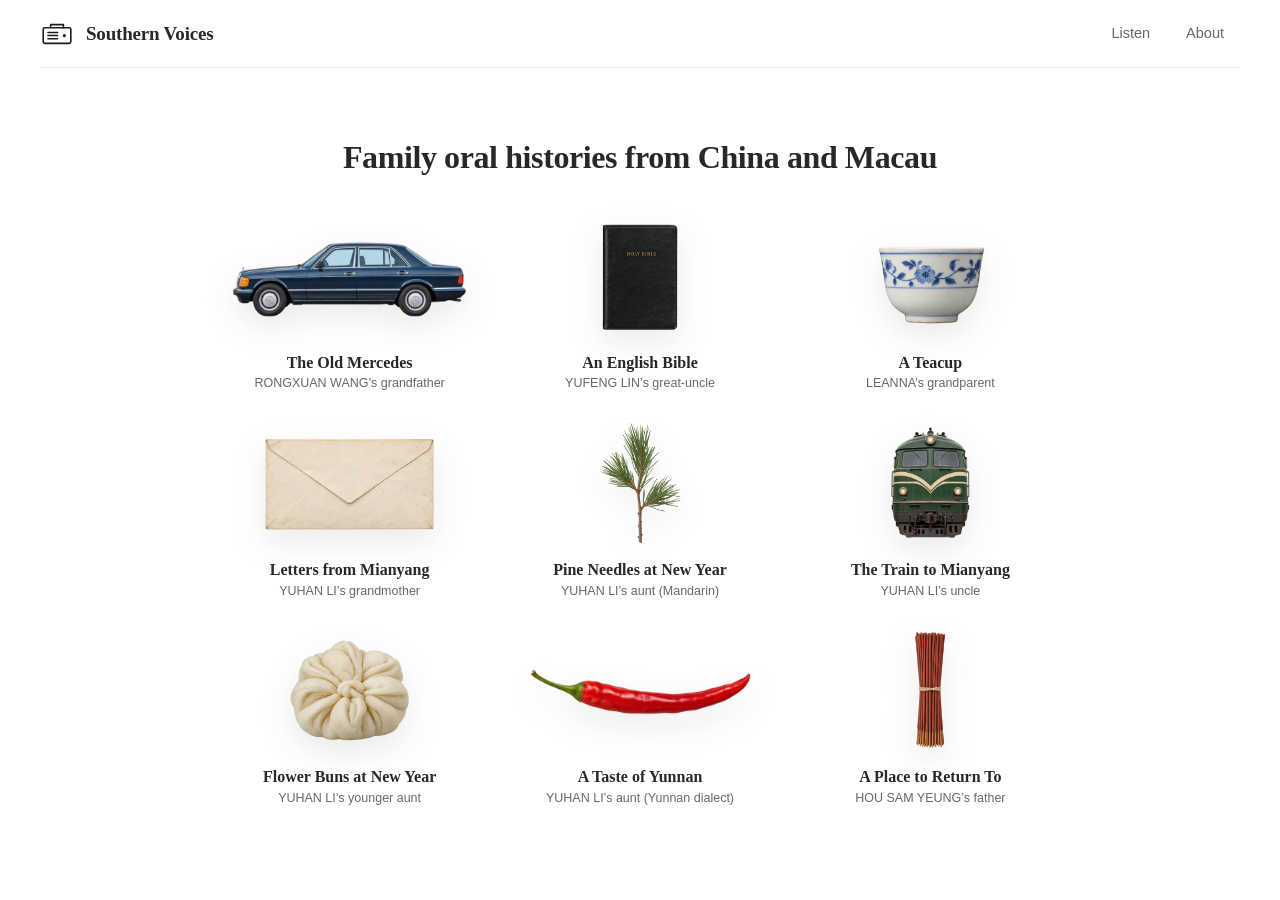
<file: index.html>
<!doctype html>
<html lang="en">
<head>
  <meta charset="utf-8">
  <meta name="viewport" content="width=device-width,initial-scale=1">
  <meta name="description" content="Family oral histories from China and Macau, with full recordings, English stories and bilingual scripts.">
  <meta name="robots" content="noindex, nofollow">
  <meta name="theme-color" content="#ffffff">
  <link rel="icon" type="image/svg+xml" href="assets/radio-logo.svg">
  <title>Southern Voices</title>
  <link rel="stylesheet" href="assets/site.css?v=d889b276959a">
  <link rel="stylesheet" href="assets/cabinet.css?v=81dedc9e1c36">
  <script src="assets/content.js?v=f06aeb48970c" defer></script>
  <script src="assets/interviews/yufeng-great-uncle/interview.js?v=aacdf5d113ce" defer></script>
  <script src="assets/interviews/leanna-grandparent/interview.js?v=b8d1abe23f21" defer></script>
  <script src="assets/interviews/yuhan-grandmother/interview.js?v=a2b685f63117" defer></script>
  <script src="assets/interviews/yuhan-aunt-mandarin/interview.js?v=579fe3e6ba23" defer></script>
  <script src="assets/interviews/yuhan-uncle/interview.js?v=771174d96043" defer></script>
  <script src="assets/interviews/yuhan-younger-aunt/interview.js?v=a37359d562d2" defer></script>
  <script src="assets/interviews/yuhan-aunt-yunnan/interview.js?v=2d50e676a156" defer></script>
  <script src="assets/interviews/yhsam-father/interview.js?v=69e2f4a92301" defer></script>
  <script src="assets/reading-editions.js?v=e7cb82841e49" defer></script>
  <script src="assets/web-artwork.js?v=2b75e78d5f6b" defer></script>
  <script src="assets/web-audio.js?v=5e1ffba15c26" defer></script>
  <script src="assets/collection.js?v=ec2447880f34" defer></script>
  <script src="assets/landing.js?v=669e5fcd2f73" defer></script>
</head>
<body class="home-page">
  <header class="site-header">
    <a class="home-logo" href="./" aria-label="Southern Voices home">
      <img src="assets/radio-logo.svg" width="34" height="26" alt="">
      <span class="wordmark">Southern Voices</span>
    </a>
    <nav class="top-nav" aria-label="Main navigation">
      <a href="listen.html" data-nav="listen">Listen</a>
      <a href="listen.html?view=about" data-nav="about">About</a>
    </nav>
  </header>
  <main class="radio-wall" id="main">
    <h1 class="home-title">Family oral histories from China and Macau</h1>
    <div id="radios" class="radio-wall-objects"></div>
  </main>
</body>
</html>
</file>
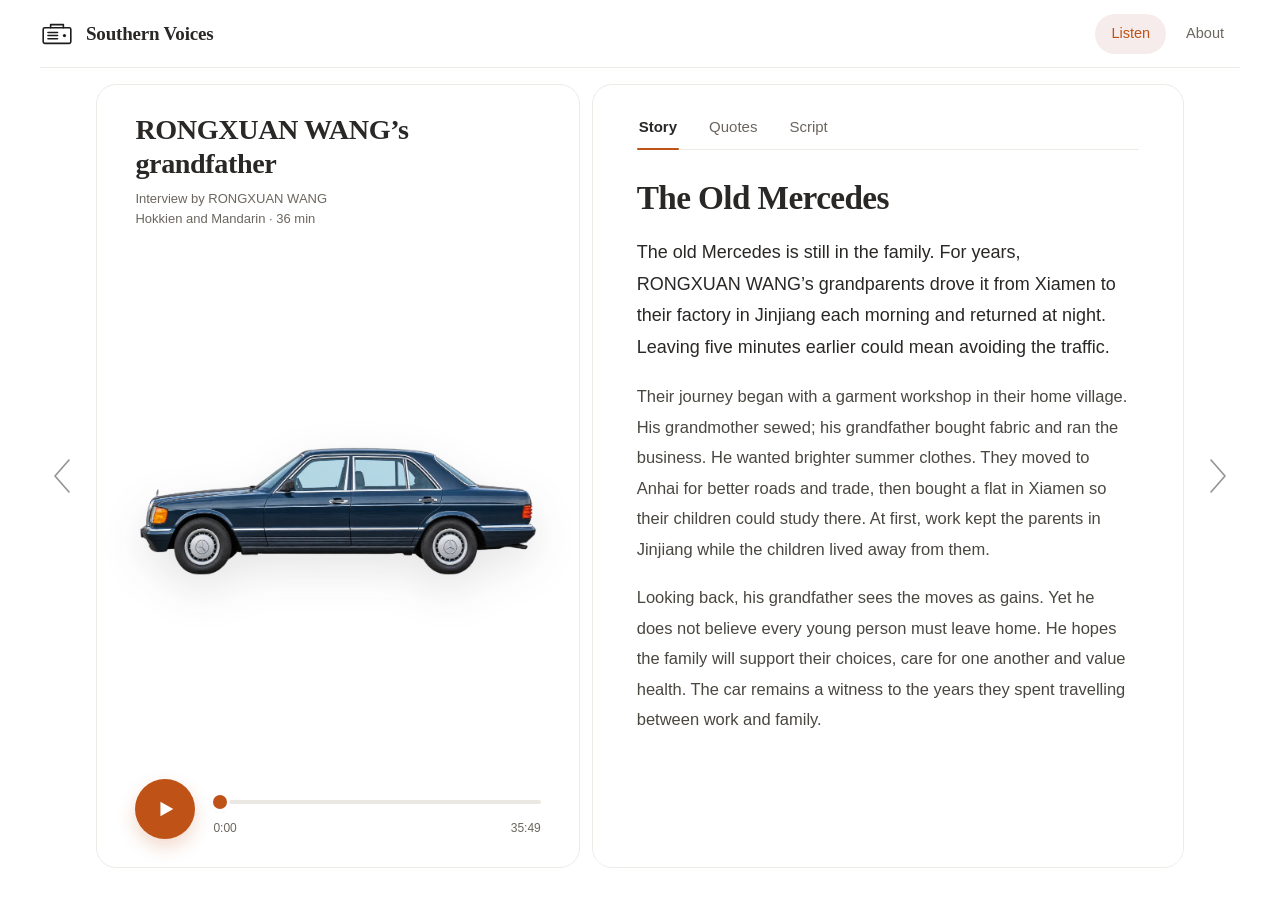
<file: listen.html>
<!doctype html>
<html lang="en">
<head>
  <meta charset="utf-8">
  <meta name="viewport" content="width=device-width,initial-scale=1">
  <meta name="robots" content="noindex,nofollow">
  <meta name="description" content="Family journeys, in their own voices.">
  <title>Listen — Southern Voices</title>
  <link rel="icon" type="image/svg+xml" href="assets/radio-logo.svg">
  <link rel="stylesheet" href="assets/site.css?v=d889b276959a">
  <link rel="stylesheet" href="assets/studio.css?v=b3d0b513ace0">
  <script src="assets/content.js?v=f06aeb48970c" defer></script>
  <script src="assets/interviews/yufeng-great-uncle/interview.js?v=aacdf5d113ce" defer></script>
  <script src="assets/interviews/leanna-grandparent/interview.js?v=b8d1abe23f21" defer></script>
  <script src="assets/interviews/yuhan-grandmother/interview.js?v=a2b685f63117" defer></script>
  <script src="assets/interviews/yuhan-aunt-mandarin/interview.js?v=579fe3e6ba23" defer></script>
  <script src="assets/interviews/yuhan-uncle/interview.js?v=771174d96043" defer></script>
  <script src="assets/interviews/yuhan-younger-aunt/interview.js?v=a37359d562d2" defer></script>
  <script src="assets/interviews/yuhan-aunt-yunnan/interview.js?v=2d50e676a156" defer></script>
  <script src="assets/interviews/yhsam-father/interview.js?v=69e2f4a92301" defer></script>
  <script src="assets/reading-editions.js?v=e7cb82841e49" defer></script>
  <script src="assets/photos.js?v=9cd7c44532ad" defer></script>
  <script src="assets/web-artwork.js?v=2b75e78d5f6b" defer></script>
  <script src="assets/web-audio.js?v=5e1ffba15c26" defer></script>
  <script src="assets/collection.js?v=ec2447880f34" defer></script>
  <script src="assets/studio.js?v=1fde30b09efc" defer></script>
</head>
<body class="studio-page">
  <header class="site-header">
    <a class="home-logo" href="./" aria-label="Southern Voices home">
      <img src="assets/radio-logo.svg" alt="" width="34" height="26">
      <span class="wordmark">Southern Voices</span>
    </a>
    <nav class="top-nav" aria-label="Main navigation">
      <a href="listen.html" data-nav="listen" aria-current="page">Listen</a>
      <a href="listen.html?view=about" data-nav="about">About</a>
    </nav>
  </header>
  <main id="main">
    <section id="listen-view" class="view listen-layout" aria-label="Interview">
      <button class="interview-arrow interview-arrow--previous desktop-interview-arrow" type="button" data-interview-direction="-1" aria-label="Previous interview">
        <svg viewBox="0 0 24 40" aria-hidden="true"><path d="M19 4 5 20 19 36"></path></svg>
      </button>
      <div class="listening-side">
        <div class="session-heading">
          <h1 id="recording-title" tabindex="-1">RONGXUAN WANG’s grandfather</h1>
          <div id="recording-meta" class="recording-meta"></div>
        </div>
        <div class="radio-panel">
          <button class="interview-arrow interview-arrow--previous mobile-interview-arrow" type="button" data-interview-direction="-1" aria-label="Previous interview">
            <svg viewBox="0 0 24 40" aria-hidden="true"><path d="M19 4 5 20 19 36"></path></svg>
          </button>
          <img id="selected-radio" alt="" width="1659" height="948">
          <button class="interview-arrow interview-arrow--next mobile-interview-arrow" type="button" data-interview-direction="1" aria-label="Next interview">
            <svg viewBox="0 0 24 40" aria-hidden="true"><path d="M5 4 19 20 5 36"></path></svg>
          </button>
        </div>
        <div id="session-player"></div>
      </div>
      <div class="reading-side">
        <div class="reader-tabs" role="tablist" aria-label="Read interview">
          <button id="story-tab" type="button" role="tab" aria-controls="story-reader" aria-selected="true">Story</button>
          <button id="quotes-tab" type="button" role="tab" aria-controls="quotes-reader" aria-selected="false" tabindex="-1">Quotes</button>
          <button id="script-tab" type="button" role="tab" aria-controls="script-reader" aria-selected="false" tabindex="-1">Script</button>
        </div>
        <article id="story-reader" class="reader-scroll" tabindex="0" role="tabpanel" aria-labelledby="story-tab">
          <div id="story-content" class="story-content"></div>
        </article>
        <article id="quotes-reader" class="reader-scroll" tabindex="0" role="tabpanel" aria-labelledby="quotes-tab" hidden>
          <div id="quotes-content" class="quotes-content"></div>
        </article>
        <article id="script-reader" class="reader-scroll" tabindex="0" role="tabpanel" aria-labelledby="script-tab" hidden>
          <div id="script-content" class="script-content"></div>
        </article>
      </div>
      <button class="interview-arrow interview-arrow--next desktop-interview-arrow" type="button" data-interview-direction="1" aria-label="Next interview">
        <svg viewBox="0 0 24 40" aria-hidden="true"><path d="M5 4 19 20 5 36"></path></svg>
      </button>
    </section>
    <section id="about-view" class="view editorial" hidden>
      <h1>About</h1>
      <div id="about-credits" class="about-credits"></div>
    </section>
    <div id="continuing-player"></div>
  </main>
  <div id="transport" class="transport" aria-label="Audio player">
    <button id="transport-title" class="transport-title" type="button">RONGXUAN WANG’s grandfather</button>
    <div class="playback-row">
      <button id="play" type="button" disabled aria-label="Play">
        <svg viewBox="0 0 24 24" aria-hidden="true"><path id="play-icon" d="M7 4 21 12 7 20Z"></path></svg>
        <span id="play-label" class="visually-hidden">Play</span>
      </button>
      <div class="timeline">
        <input id="seek" type="range" min="0" max="0" step="0.1" value="0" disabled aria-label="Playback position">
        <div class="timeline-times"><time id="elapsed">0:00</time><time id="duration">0:00</time></div>
      </div>
    </div>
    <span id="audio-status" role="status"></span>
  </div>
  <audio id="audio" preload="none"></audio>
</body>
</html>
</file>
<file: assets/site.css>
* {
  box-sizing: border-box;
}

[hidden] {
  display: none !important;
}

/*
  Warm neutral ink on pure white, one accent (the orange used on the
  project lead's personal site) for links, the play button and the
  current section. Every page and panel background stays #FFFFFF.
*/
:root {
  --header-height: 68px;
  --page-gutter: 32px;
  --header-space: 8px;
  --radius-control: 999px;
  --radius-panel: 20px;
  --maxw: 1200px;

  --paper: #ffffff;
  --ink: #2a2826;
  --ink-soft: #4a4640;
  --muted: #6b665f;
  --faint: #8a857d;
  --line: #eeebe6;
  --line-strong: #dedad3;
  --hover: #f7f5f2;
  --accent: #bf5317;
  --accent-hover: #a54612;
  --accent-soft: #f6eceb;
  --twilight: #66728a;

  /* Older names still read by the player and reader styles. */
  --blue: var(--ink);
  --nav-border: var(--line);

  --sans: -apple-system, BlinkMacSystemFont, "Helvetica Neue", "Segoe UI", Arial, "PingFang SC", "Microsoft YaHei", sans-serif;
  --serif: "Iowan Old Style", "Palatino Linotype", Palatino, "Book Antiqua", Georgia, "Songti SC", "STSong", serif;
}

html {
  background: #ffffff;
  -webkit-font-smoothing: antialiased;
  -moz-osx-font-smoothing: grayscale;
  -webkit-text-size-adjust: 100%;
}

body {
  margin: 0;
  background: var(--paper);
  color: var(--ink);
  font: 15px/1.7 var(--sans);
}

::selection {
  background: var(--accent-soft);
}

button,
input {
  font: inherit;
}

button,
a {
  -webkit-tap-highlight-color: transparent;
}

button {
  color: inherit;
}

button:disabled {
  cursor: default;
  opacity: 0.42;
}

a {
  color: inherit;
}

button:focus-visible,
a:focus-visible,
input:focus-visible,
[tabindex]:focus-visible {
  outline: 2px solid var(--accent);
  outline-offset: 3px;
}

/* ---------- Header ---------- */

.site-header {
  position: relative;
  z-index: 20;
  display: flex;
  align-items: center;
  justify-content: space-between;
  gap: 16px;
  width: calc(100% - var(--page-gutter) * 2);
  max-width: var(--maxw);
  height: var(--header-height);
  margin: 0 auto var(--header-space);
  border-bottom: 1px solid var(--line);
}

.home-logo {
  display: inline-flex;
  align-items: center;
  gap: 12px;
  min-height: 44px;
  color: var(--ink);
  text-decoration: none;
}

.home-logo img {
  display: block;
  width: 34px;
  height: 26px;
  object-fit: contain;
}

.wordmark {
  font-family: var(--serif);
  font-size: 19px;
  font-weight: 600;
  letter-spacing: -0.2px;
  line-height: 1;
  white-space: nowrap;
}

.top-nav {
  display: flex;
  align-items: center;
  gap: 4px;
}

.top-nav a {
  display: inline-flex;
  align-items: center;
  min-height: 40px;
  padding: 0 16px;
  border-radius: var(--radius-control);
  color: var(--muted);
  font-size: 14.5px;
  font-weight: 500;
  text-decoration: none;
  transition: background 0.18s ease, color 0.18s ease;
}

.top-nav a:hover {
  color: var(--ink);
  background: var(--hover);
}

.top-nav a[aria-current] {
  color: var(--accent);
  background: var(--accent-soft);
}

@media (max-width: 700px) {
  :root {
    --header-height: 60px;
    --page-gutter: 16px;
    --header-space: 4px;
    --radius-panel: 18px;
  }

  .home-logo {
    gap: 10px;
  }

  .home-logo img {
    width: 30px;
    height: 23px;
  }

  .wordmark {
    font-size: 17px;
  }

  .top-nav a {
    padding: 0 12px;
    font-size: 14px;
  }
}

@media (max-width: 360px) {
  .wordmark {
    font-size: 15.5px;
  }

  .top-nav a {
    padding: 0 10px;
  }
}

@media (prefers-reduced-motion: reduce) {
  .top-nav a {
    transition: none;
  }
}
</file>
<file: assets/cabinet.css>
/* Home: one line of text, then the objects on white. Fits one screen on desktop. */

.home-page {
  min-height: 100svh;
  display: flex;
  flex-direction: column;
  background: #ffffff;
}

.home-page .site-header {
  flex-shrink: 0;
}

.radio-wall {
  flex: 1;
  display: flex;
  flex-direction: column;
  align-items: center;
  justify-content: center;
  width: calc(100% - var(--page-gutter) * 2);
  max-width: var(--maxw);
  margin: 0 auto;
  padding: 24px 0 56px;
}

.home-title {
  margin: 0 0 clamp(28px, 4vh, 48px);
  color: var(--ink);
  font-family: var(--serif);
  font-size: clamp(24px, 2.6vw, 32px);
  font-weight: 600;
  line-height: 1.25;
  letter-spacing: -0.4px;
  text-align: center;
}

.radio-wall-objects {
  width: 100%;
}

.radio-collection {
  display: grid;
  grid-template-columns: repeat(3, minmax(0, 1fr));
  gap: clamp(20px, 3vh, 32px) clamp(24px, 4vw, 56px);
  width: min(820px, 100%);
  margin: 0 auto;
}

.wall-radio {
  display: flex;
  flex-direction: column;
  align-items: center;
  min-width: 0;
  color: var(--ink);
  text-align: center;
  text-decoration: none;
  border-radius: 12px;
}

.wall-radio:focus-visible {
  outline-offset: 6px;
}

/* The object sits on the white page with no backdrop, as the artwork rules require. */
.wall-object {
  position: relative;
  display: block;
  width: 100%;
  height: clamp(84px, 14vh, 130px);
}

.wall-object img {
  position: absolute;
  inset: 0;
  display: block;
  width: 100%;
  height: 100%;
  object-fit: contain;
  filter: drop-shadow(0 12px 16px rgba(42, 40, 38, 0.1));
  transition: transform 0.28s cubic-bezier(0.22, 0.8, 0.28, 1), filter 0.28s ease;
}

.wall-radio:hover .wall-object img,
.wall-radio:focus-visible .wall-object img {
  transform: translateY(-4px) scale(1.05);
  filter: drop-shadow(0 18px 22px rgba(42, 40, 38, 0.14));
}

.wall-title {
  margin-top: 14px;
  font-family: var(--serif);
  font-size: 16px;
  font-weight: 600;
  line-height: 1.3;
  text-decoration: underline;
  text-decoration-color: transparent;
  text-decoration-thickness: 1.5px;
  text-underline-offset: 4px;
  transition: text-decoration-color 0.2s ease;
}

.wall-radio:hover .wall-title,
.wall-radio:focus-visible .wall-title {
  text-decoration-color: var(--accent);
}

.wall-radio-name {
  margin-top: 2px;
  color: var(--muted);
  font-size: 12.5px;
  line-height: 1.4;
}

@media (max-width: 560px) {
  .radio-wall {
    justify-content: flex-start;
    padding-top: 28px;
  }

  .radio-collection {
    grid-template-columns: repeat(2, minmax(0, 1fr));
    gap: 32px 16px;
  }

  .wall-object {
    height: 96px;
  }

  .wall-title {
    font-size: 15px;
  }

  .wall-radio-name {
    font-size: 12px;
  }
}

@media (prefers-reduced-motion: reduce) {
  .wall-object img,
  .wall-title {
    transition: none;
  }
}
</file>
<file: assets/studio.css>
body.studio-page {
  min-height: 100svh;
  background-color: var(--paper);
}

.studio-page #main {
  width: 100%;
  margin: 0;
}

.listen-layout {
  display: grid;
  grid-template-columns: 44px minmax(0, 0.9fr) minmax(0, 1.1fr) 44px;
  gap: 12px;
  width: calc(100% - var(--page-gutter) * 2);
  max-width: var(--maxw);
  margin: 16px auto 24px;
  height: calc(100svh - var(--header-height) - var(--header-space) - 40px);
  min-height: 560px;
}

/* ---------- Previous / next arrows ---------- */

.interview-arrow {
  display: grid;
  place-items: center;
  align-self: center;
  width: 44px;
  height: 84px;
  padding: 8px;
  border: 0;
  border-radius: 12px;
  background: none;
  color: var(--ink);
  cursor: pointer;
  opacity: 0.5;
  transition: opacity 0.18s ease, transform 0.18s ease;
}

.interview-arrow:hover {
  opacity: 1;
}

.interview-arrow--previous:hover {
  transform: translateX(-2px);
}

.interview-arrow--next:hover {
  transform: translateX(2px);
}

.interview-arrow svg {
  display: block;
  width: 24px;
  height: 42px;
  fill: none;
  stroke: currentColor;
  stroke-width: 1.6;
  stroke-linecap: round;
  stroke-linejoin: round;
}

.interview-arrow:focus-visible {
  outline-offset: -5px;
}

.mobile-interview-arrow {
  display: none;
}

/* ---------- Listening side ---------- */

.listening-side {
  min-width: 0;
  display: flex;
  flex-direction: column;
  padding: 28px clamp(24px, 3vw, 40px) 28px;
  background: #ffffff;
  border: 1px solid var(--line);
  border-radius: var(--radius-panel);
}

.session-heading h1 {
  margin: 0;
  max-width: 460px;
  color: var(--ink);
  font-family: var(--serif);
  font-size: clamp(24px, 2.2vw, 32px);
  font-weight: 600;
  line-height: 1.2;
  letter-spacing: -0.4px;
}

#recording-title:focus {
  outline: none;
}

.recording-meta {
  margin-top: 8px;
  color: var(--muted);
  font-size: 13px;
  line-height: 1.6;
}

.recording-meta p {
  margin: 0;
}

.radio-panel {
  position: relative;
  flex: 1;
  min-height: 0;
  display: grid;
  place-items: center;
  padding: 20px 0;
}

.radio-panel img {
  display: block;
  width: 100%;
  height: 100%;
  max-height: min(36svh, 360px);
  object-fit: contain;
  filter: drop-shadow(0 16px 22px rgba(42, 40, 38, 0.12));
}

#session-player {
  width: 100%;
}

/* ---------- Player ---------- */

.transport {
  width: 100%;
}

.transport button {
  border: 0;
  background: none;
  cursor: pointer;
  padding: 0;
  color: var(--ink);
}

.transport-title {
  display: none;
}

.playback-row {
  display: flex;
  align-items: center;
  gap: 18px;
}

#play {
  display: grid;
  place-items: center;
  flex-shrink: 0;
  width: 60px;
  height: 60px;
  border-radius: 50%;
  background: var(--accent);
  color: #ffffff;
  box-shadow: 0 8px 18px rgba(191, 83, 23, 0.22);
  transition: background 0.18s ease, transform 0.18s ease, box-shadow 0.18s ease;
}

#play:hover:not(:disabled) {
  background: var(--accent-hover);
  transform: scale(1.04);
  box-shadow: 0 10px 22px rgba(191, 83, 23, 0.28);
}

#play svg {
  width: 22px;
  height: 22px;
  fill: currentColor;
}

.visually-hidden {
  position: absolute;
  width: 1px;
  height: 1px;
  padding: 0;
  margin: -1px;
  overflow: hidden;
  clip: rect(0, 0, 0, 0);
  white-space: nowrap;
  border: 0;
}

.timeline {
  flex: 1;
  min-width: 0;
  padding-top: 10px;
}

.timeline-times {
  display: flex;
  justify-content: space-between;
  margin-top: 4px;
  color: var(--muted);
  font-size: 12px;
  font-variant-numeric: tabular-nums;
}

input[type="range"] {
  -webkit-appearance: none;
  appearance: none;
  display: block;
  width: 100%;
  height: 24px;
  margin: 0;
  background: transparent;
  cursor: pointer;
}

input[type="range"]::-webkit-slider-runnable-track {
  height: 4px;
  border-radius: 4px;
  background: linear-gradient(to right, var(--accent) var(--progress, 0%), #ebe8e3 var(--progress, 0%));
}

input[type="range"]::-webkit-slider-thumb {
  -webkit-appearance: none;
  appearance: none;
  width: 14px;
  height: 14px;
  margin-top: -5px;
  border-radius: 50%;
  background: var(--accent);
  box-shadow: 0 0 0 3px #ffffff, 0 1px 4px rgba(0, 0, 0, 0.2);
  transition: transform 0.15s ease;
}

input[type="range"]:hover:not(:disabled)::-webkit-slider-thumb {
  transform: scale(1.15);
}

input[type="range"]::-moz-range-track {
  height: 4px;
  border-radius: 4px;
  background: #ebe8e3;
}

input[type="range"]::-moz-range-progress {
  height: 4px;
  border-radius: 4px;
  background: var(--accent);
}

input[type="range"]::-moz-range-thumb {
  width: 14px;
  height: 14px;
  border: 0;
  border-radius: 50%;
  background: var(--accent);
  box-shadow: 0 0 0 3px #ffffff, 0 1px 4px rgba(0, 0, 0, 0.2);
}

input:disabled {
  opacity: 0.3;
  cursor: default;
}

#audio-status {
  display: block;
  margin-top: 10px;
  color: var(--muted);
  font-size: 12px;
}

/* ---------- Reading side ---------- */

.reading-side {
  --reader-inset: clamp(24px, 3.4vw, 48px);
  min-width: 0;
  min-height: 0;
  display: flex;
  flex-direction: column;
  background: #ffffff;
  border: 1px solid var(--line);
  border-radius: var(--radius-panel);
  overflow: hidden;
}

.reader-tabs {
  display: flex;
  flex-shrink: 0;
  gap: 28px;
  width: calc(100% - var(--reader-inset) * 2);
  max-width: 600px;
  margin: 0 auto 28px;
  padding-top: 20px;
  border-bottom: 1px solid var(--line);
}

.reader-tabs button {
  position: relative;
  min-height: 44px;
  padding: 0 2px;
  border: 0;
  background: none;
  color: var(--muted);
  cursor: pointer;
  font-size: 15px;
  font-weight: 500;
  line-height: 1.5;
  transition: color 0.18s ease;
}

.reader-tabs button::after {
  content: "";
  position: absolute;
  left: 0;
  right: 0;
  bottom: -1px;
  height: 2px;
  border-radius: 2px;
  background: transparent;
  transition: background 0.18s ease;
}

.reader-tabs button:hover {
  color: var(--ink);
}

.reader-tabs button[aria-selected="true"] {
  color: var(--ink);
  font-weight: 600;
}

.reader-tabs button[aria-selected="true"]::after {
  background: var(--accent);
}

.reader-tabs button:focus-visible {
  outline-offset: 2px;
}

.reader-scroll {
  min-height: 0;
  flex: 1;
  overflow-y: auto;
  overscroll-behavior-y: contain;
  padding: 0 var(--reader-inset) 64px;
  background: #ffffff;
  scrollbar-width: thin;
  scrollbar-color: #dedad3 transparent;
  scrollbar-gutter: stable;
}

.reader-scroll:focus {
  outline: none;
}

.reader-scroll:focus-visible {
  outline: 2px solid var(--accent);
  outline-offset: -6px;
}

.story-content,
.quotes-content,
.script-content {
  max-width: 600px;
  margin: 0 auto;
  overflow-wrap: break-word;
}

.story-title {
  margin: 0 0 20px;
  color: var(--ink);
  font-family: var(--serif);
  font-size: clamp(28px, 2.6vw, 38px);
  font-weight: 600;
  line-height: 1.18;
  letter-spacing: -0.6px;
}

.story-content p {
  margin: 0 0 18px;
  color: var(--ink-soft);
  font-size: 16.5px;
  line-height: 1.85;
}

.story-content > p:first-of-type {
  color: var(--ink);
  font-size: 18px;
  line-height: 1.75;
}

/* ---------- Quotes ---------- */

.story-quotes {
  margin: 0;
}

.quotes-note {
  margin: 0 0 8px;
  color: var(--muted);
  font-size: 13px;
  line-height: 1.6;
}

.story-quote {
  margin: 0;
  padding: 26px 0 24px;
  border-bottom: 1px solid var(--line);
}

.story-quote:last-child {
  border-bottom: 0;
}

.story-quote blockquote {
  position: relative;
  margin: 0;
  padding-left: 30px;
}

.story-quote blockquote::before {
  content: "“";
  position: absolute;
  top: -10px;
  left: -2px;
  color: var(--accent);
  font-family: var(--serif);
  font-size: 54px;
  line-height: 1;
}

.story-quote p {
  margin: 0 0 14px;
  color: var(--ink);
  font-family: var(--serif);
  font-size: 21px;
  line-height: 1.55;
  letter-spacing: -0.1px;
}

.story-quote figcaption {
  padding-left: 30px;
  line-height: 1;
}

/* A timestamp that plays the recording from that moment. */
.chapter-time {
  display: inline-flex;
  align-items: center;
  gap: 6px;
  min-height: 28px;
  padding: 0 11px 0 9px;
  border: 1px solid var(--line-strong);
  border-radius: 999px;
  background: #ffffff;
  color: var(--ink-soft);
  cursor: pointer;
  font-size: 12px;
  line-height: 1;
  font-variant-numeric: tabular-nums;
  white-space: nowrap;
  transition: color 0.15s ease, border-color 0.15s ease, background 0.15s ease;
}

.chapter-time::before {
  content: "";
  width: 0;
  height: 0;
  border-style: solid;
  border-width: 4px 0 4px 7px;
  border-color: transparent transparent transparent currentColor;
}

.chapter-time:hover {
  border-color: var(--accent);
  background: var(--accent-soft);
  color: var(--accent);
}

/* ---------- Photos (catalog kept for future family submissions) ---------- */

.photo-wall {
  display: grid;
  grid-template-columns: minmax(0, 1fr);
  gap: 28px;
  align-items: start;
  margin: 28px 0 40px;
}

.wall-photo {
  margin: 0;
  min-width: 0;
}

.wall-photo--wide,
.wall-photo:only-child {
  grid-column: 1 / -1;
}

.wall-photo img {
  display: block;
  width: 100%;
  height: auto;
  border-radius: 12px;
}

.wall-photo figcaption {
  margin-top: 9px;
  color: var(--muted);
  font-size: 12px;
  line-height: 1.6;
}

.photo-placeholder {
  display: grid;
  place-items: center;
  aspect-ratio: 4 / 3;
  background: #ffffff;
  border: 1px dashed var(--line-strong);
  border-radius: 12px;
  color: var(--muted);
  font-size: 12px;
  line-height: 1.6;
}

.wall-photo--wide .photo-placeholder {
  aspect-ratio: 16 / 10;
}

.photo-caption-placeholder {
  min-height: 3.2em;
}

/* ---------- Script ---------- */

.script-passage {
  margin: 0 0 26px;
  padding-bottom: 24px;
  border-bottom: 1px solid var(--line);
}

.script-passage:last-child {
  border-bottom: 0;
}

.script-note {
  margin: 0 0 28px;
  color: var(--muted);
  font-size: 13px;
  line-height: 1.6;
}

.script-heading {
  display: flex;
  align-items: center;
  justify-content: space-between;
  gap: 16px;
  margin-bottom: 10px;
}

.script-speaker {
  color: var(--muted);
  font-size: 12.5px;
  font-weight: 500;
  line-height: 1.6;
}

.script-translation {
  margin: 0 0 10px;
  color: var(--ink);
  font-size: 16px;
  line-height: 1.8;
  white-space: pre-line;
}

.script-original {
  margin: 0;
  color: var(--muted);
  font-size: 14px;
  line-height: 1.9;
  white-space: pre-line;
}

.script-turn + .script-turn {
  margin-top: 24px;
}

.script-turn--interviewer {
  --speaker-color: #245b78;
}

.script-turn--interviewee {
  --speaker-color: #81512b;
}

.script-turn--interviewer,
.script-turn--interviewee {
  border-left: 3px solid var(--speaker-color);
  padding-left: 14px;
}

.script-turn--interviewer :is(.script-speaker, .script-translation, .script-original),
.script-turn--interviewee :is(.script-speaker, .script-translation, .script-original) {
  color: var(--speaker-color);
}

.script-turn--interviewer .script-speaker,
.script-turn--interviewee .script-speaker {
  font-weight: 600;
}

/* ---------- About ---------- */

.editorial {
  width: calc(100% - var(--page-gutter) * 2);
  max-width: 760px;
  margin: 0 auto;
  padding: clamp(32px, 6vw, 72px) 0 180px;
  background: #ffffff;
}

.editorial h1 {
  margin: 0 0 32px;
  font-family: var(--serif);
  font-size: clamp(34px, 4.4vw, 48px);
  font-weight: 600;
  line-height: 1.12;
  letter-spacing: -0.9px;
}

.about-credits {
  margin-top: 0;
  border-top: 1px solid var(--line);
  padding-top: 12px;
}

.about-credit {
  display: flex;
  flex-wrap: wrap;
  justify-content: space-between;
  gap: 2px 24px;
  margin: 0;
  padding: 10px 0;
  border-bottom: 1px solid var(--line);
  font-size: 14.5px;
}

.credit-role {
  color: var(--muted);
  font-size: 13.5px;
}

/* ---------- Player that follows you to About ---------- */

#continuing-player:empty,
#continuing-player:has(> .transport[hidden]) {
  display: none;
}

#continuing-player {
  position: fixed;
  bottom: 16px;
  left: 50%;
  z-index: 2;
  width: min(720px, calc(100% - var(--page-gutter) * 2));
  padding: 14px 22px;
  transform: translateX(-50%);
  background: rgba(255, 255, 255, 0.96);
  border: 1px solid var(--line);
  border-radius: var(--radius-panel);
  box-shadow: 0 10px 30px rgba(42, 40, 38, 0.08);
  backdrop-filter: blur(8px);
  -webkit-backdrop-filter: blur(8px);
}

#continuing-player .transport-title {
  display: block;
  margin: 0 0 8px;
  font-size: 13px;
  font-weight: 600;
  text-align: left;
}

#continuing-player #play {
  width: 42px;
  height: 42px;
}

#continuing-player #play svg {
  width: 18px;
  height: 18px;
}

#continuing-player .timeline {
  padding-top: 7px;
}

/* ---------- Short desktop windows ---------- */

@media (max-height: 760px) and (min-width: 901px) {
  .listening-side {
    padding-top: 22px;
  }

  .session-heading h1 {
    font-size: 25px;
  }

  .radio-panel {
    padding: 12px 0;
  }

  .radio-panel img {
    max-height: 28svh;
  }

}

/* ---------- Tablet and phone: one column ---------- */

@media (max-width: 900px) {
  .desktop-interview-arrow {
    display: none;
  }

  .mobile-interview-arrow {
    display: grid;
    position: absolute;
    top: 50%;
    transform: translateY(-50%);
    width: 44px;
    height: 44px;
    z-index: 2;
  }

  .mobile-interview-arrow:hover {
    transform: translateY(-50%);
  }

  .mobile-interview-arrow svg {
    width: 19px;
    height: 32px;
  }

  .mobile-interview-arrow.interview-arrow--previous {
    left: -8px;
  }

  .mobile-interview-arrow.interview-arrow--next {
    right: -8px;
  }

  .listen-layout {
    display: grid;
    grid-template-columns: minmax(0, 1fr);
    gap: 16px;
    max-width: 680px;
    height: auto;
    min-height: 0;
    margin-top: 12px;
  }

  .listening-side {
    padding: 24px 24px 16px;
  }

  .session-heading h1 {
    font-size: 27px;
    max-width: none;
  }

  .radio-panel {
    padding: 16px 40px 20px;
  }

  .radio-panel img {
    height: 220px;
    max-height: 220px;
  }

  .reading-side {
    --reader-inset: 24px;
    overflow: visible;
  }

  .reader-scroll {
    overflow: visible;
    padding-bottom: 48px;
    scrollbar-gutter: auto;
  }

  .story-title {
    font-size: 30px;
  }

  .editorial {
    padding-top: 40px;
  }
}

@media (max-width: 500px) {
  .listen-layout {
    gap: 12px;
  }

  .listening-side {
    padding: 22px 18px 12px;
  }

  .session-heading h1 {
    font-size: 24px;
  }


  .radio-panel img {
    height: 170px;
    max-height: 170px;
  }

  .playback-row {
    gap: 16px;
  }

  #play {
    width: 52px;
    height: 52px;
  }

  #play svg {
    width: 20px;
    height: 20px;
  }


  .reading-side {
    --reader-inset: 18px;
  }

  .reader-tabs {
    gap: 22px;
    margin-bottom: 22px;
    padding-top: 12px;
  }

  .story-title {
    font-size: 27px;
    margin-bottom: 18px;
  }

  .story-content p {
    font-size: 15.5px;
    line-height: 1.85;
  }

  .story-content > p:first-of-type {
    font-size: 17px;
  }

  .story-quote p {
    font-size: 19px;
  }

  .story-quote blockquote,
  .story-quote figcaption {
    padding-left: 24px;
  }

  .story-quote blockquote::before {
    font-size: 46px;
  }

  .script-translation {
    font-size: 15px;
  }

  .script-original {
    font-size: 13.5px;
  }

  .photo-wall {
    gap: 24px;
    margin: 23px 0 32px;
  }

  .editorial {
    padding-bottom: 190px;
  }


  #continuing-player {
    padding: 12px 16px;
  }
}

@media (prefers-reduced-motion: reduce) {
  #play,
  .interview-arrow,
  .reader-tabs button,
  .reader-tabs button::after,
  .chapter-time {
    transition: none;
  }
}
</file>
